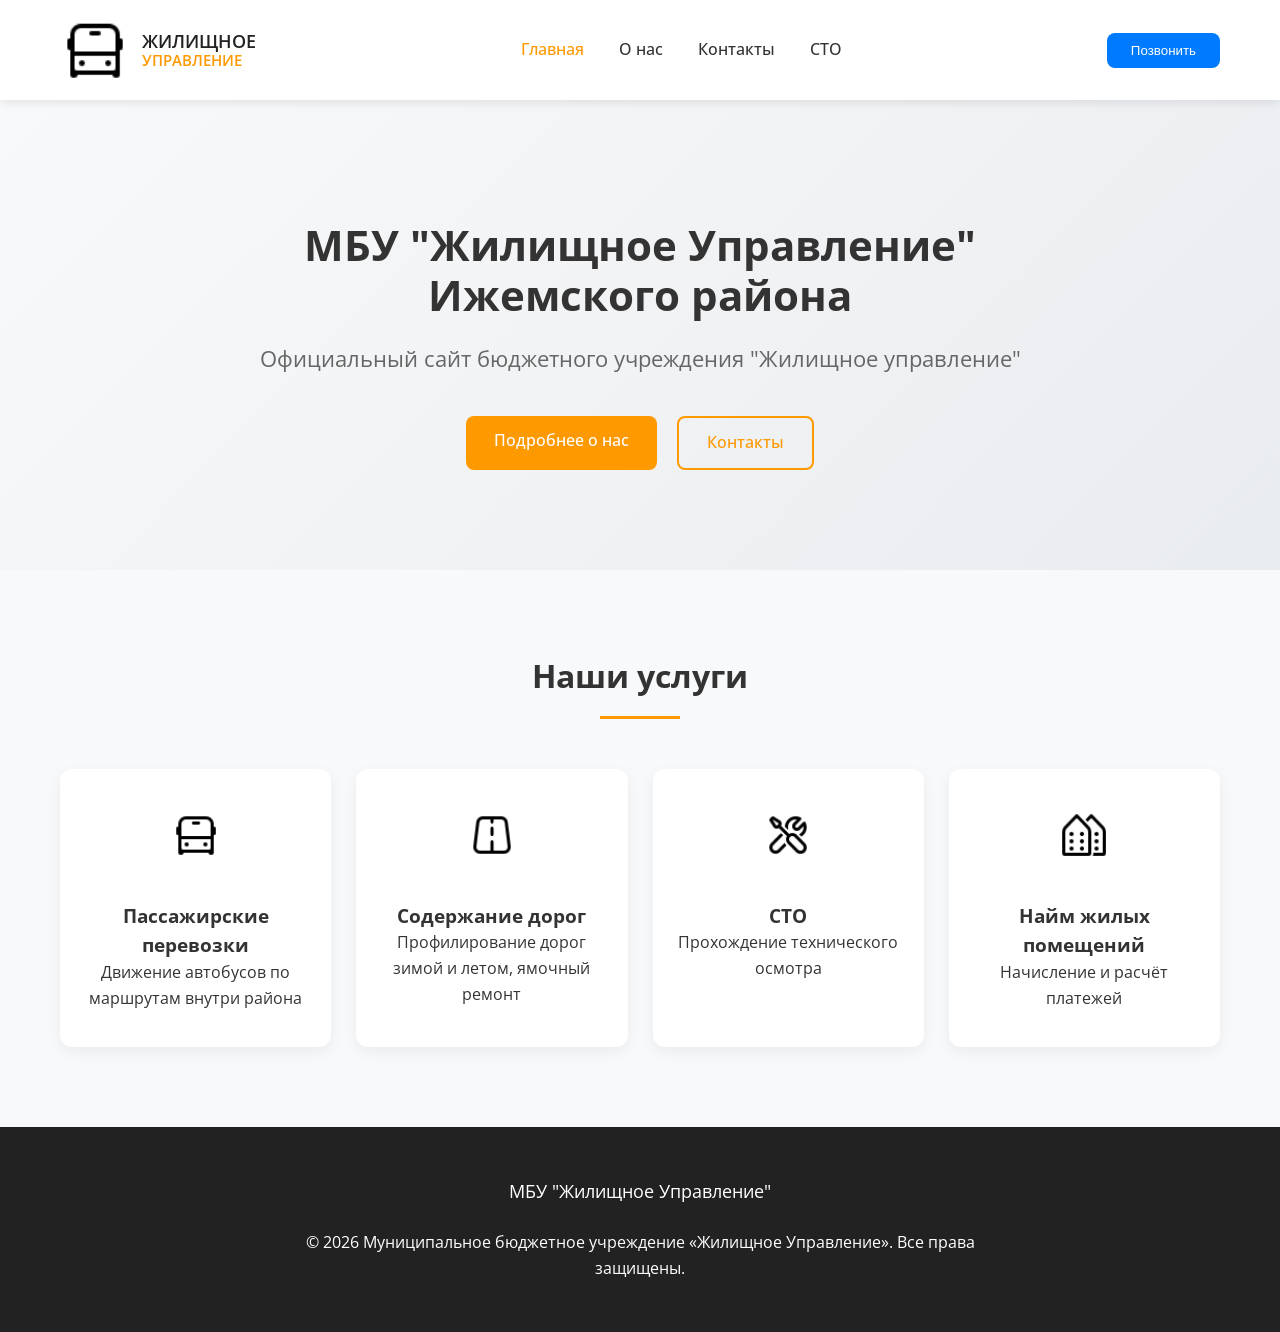
<file: index.html>
<!DOCTYPE html>
<html lang="ru">
<head>
    <meta charset="UTF-8">
    <meta name="viewport" content="width=device-width, initial-scale=1.0">
    <title>МБУ "Жилищное Управление" — Ижма</title>
    <link rel="stylesheet" href="style.css">
    <link href="https://fonts.googleapis.com/css2?family=Open+Sans:wght@400;600;700&display=swap" rel="stylesheet">
    <link rel="icon" href="img/icons8-автобус-48.png" type="image/x-icon">
</head>
<body><!-- шапка -->
    <header class="header">
        <div class="container">
            <div class="header_inner">
                <div class="logo">
                    <div class="logo_icon"><img src="./img/icons8-автобус-48.png" width="70" height="70">
                    </div>
                    <div class="logo_text">
                        <span class="main_name">ЖИЛИЩНОЕ</span>
                        <span class="sub_name">УПРАВЛЕНИЕ</span>
                    </div>
                </div>

                <nav class="nav">
                    <a href="page1.html" class="nav_link active">Главная</a>
                    <a href="page2.html" class="nav_link">О нас</a>
                    <a href="page3.html" class="nav_link">Контакты</a>
                    <a href="page4.html" class="nav_link">СТО</a>
                </nav>

                <button class="btn_call">
                    Позвонить
                </button>
            </div>
        </div>
    </header>

    <!--главная-->
    <section class="hero">
        <div class="container">
            <div class="hero_content">
                <h1 class="hero_title">
                    МБУ "Жилищное Управление"

                    Ижемского района
                </h1>
                <p class="hero_subtitle">
                    Официальный сайт бюджетного учреждения "Жилищное управление"
                </p>
                <div class="hero_buttons">
                    <a href="page2.html" class="btn btn_primary">Подробнее о нас</a>
                    <a href="page3.html" class="btn btn_secondary">Контакты</a>
                </div>
            </div>
        </div>
    </section>

    <!-- услуги (кратко) -->
    <section class="services">
        <div class="container">
            <h2 class="section_title">Наши услуги</h2>
            <div class="services_grid">
                <div class="service_item">
                    <div class="service_icon"><img src="./img/icons8-автобус-48.png" width="50" height="50"></div>
                    <h3>Пассажирские перевозки</h3>
                    <p>Движение автобусов по маршрутам внутри района</p>
                </div>
                <div class="service_item">
                    <div class="service_icon"><img src="./img/icons8-дорога-48.png" width="50" height="50"></div>
                    <h3>Содержание дорог</h3>
                    <p>Профилирование дорог зимой и летом, ямочный ремонт</p>
                </div>
                <div class="service_item">
                    <div class="service_icon"><img src="./img/icons8-tools-48.png" width="50" height="50"></div>
                    <h3>СТО</h3>
                    <p>Прохождение технического осмотра</p>
                </div>
                <div class="service_item">
                    <div class="service_icon"><img src="./img/icons8-квартира-48.png" width="50" height="50"></div>
                    <h3>Найм жилых помещений</h3>
                    <p>Начисление и расчёт платежей</p>
                </div>
            </div>
        </div>
    </section>

    <!-- подвал -->
    <footer class="footer">
        <div class="container">
            <div class="footer_content">
                <div class="footer_logo">
                    <span>МБУ "Жилищное Управление"</span>
                </div>
                <p>© 2026 Муниципальное бюджетное учреждение «Жилищное Управление».
Все права защищены.</p>
            </div>
        </div>
    </footer>
</body>
</html>
</file>
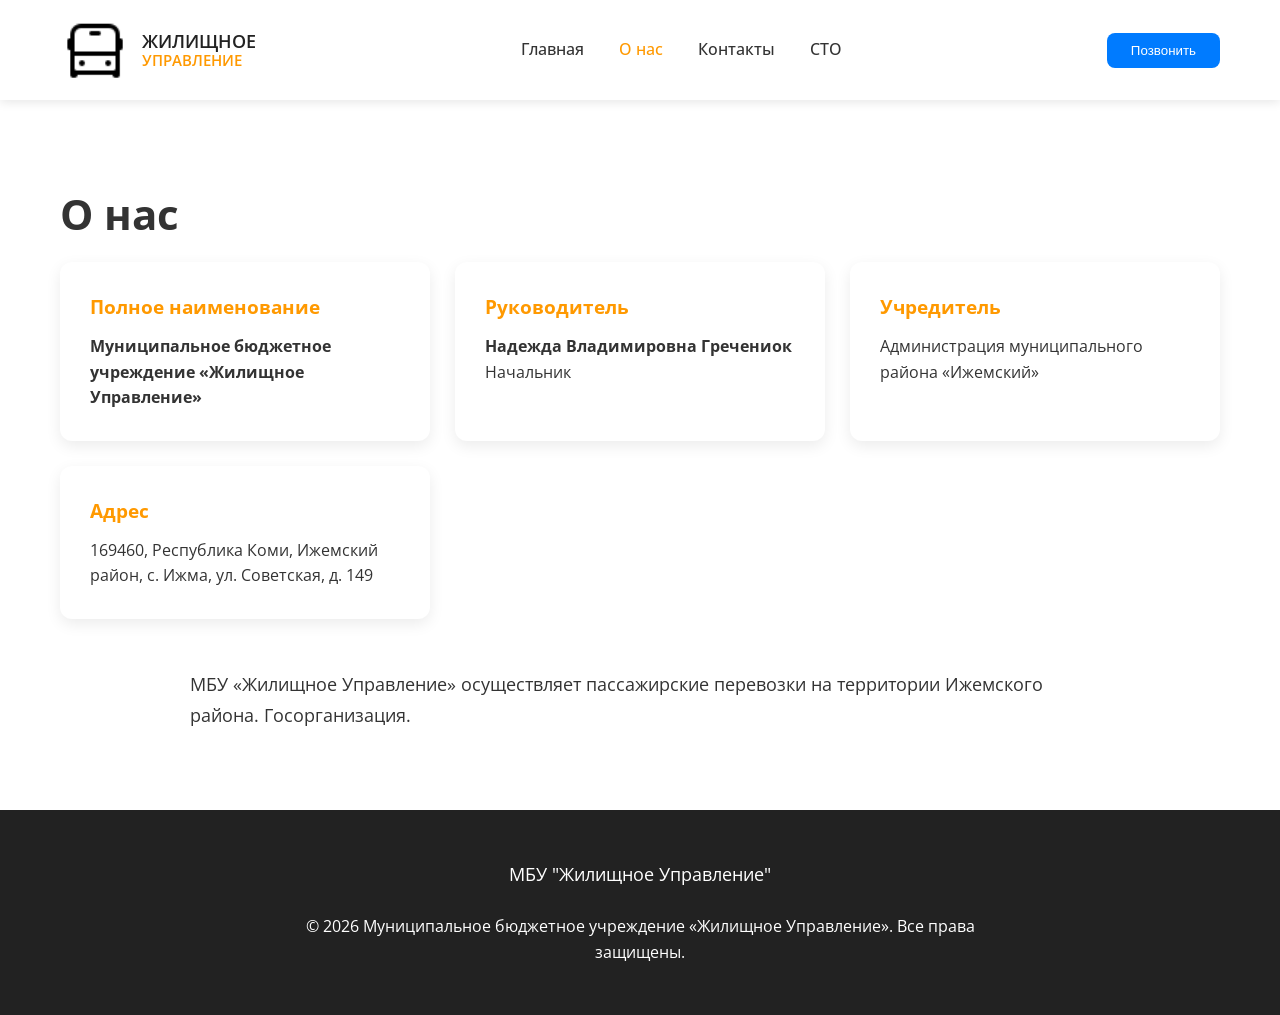
<file: page2.html>
<!DOCTYPE html>
<html lang="ru">
<head>
    <meta charset="UTF-8">
    <meta name="viewport" content="width=device-width, initial-scale=1.0">
    <title>О нас — МБУ "Жилищное Управление"</title>
    <link rel="stylesheet" href="style.css">
    <link href="https://fonts.googleapis.com/css2?family=Open+Sans:wght@400;600;700&display=swap" rel="stylesheet">
    <link rel="icon" href="img/icons8-автобус-48.png" type="image/x-icon">
</head>
<body>
    <header class="header">
        <div class="container">
            <div class="header_inner">
                <div class="logo">
                    <div class="logo_icon"><img src="./img/icons8-автобус-48.png" width="70" height="70">
                    </div>
                    <div class="logo_text">
                        <span class="main_name">ЖИЛИЩНОЕ</span>
                        <span class="sub_name">УПРАВЛЕНИЕ</span>
                    </div>
                </div>

                <nav class="nav">
                    <a href="index.html" class="nav_link">Главная</a>
                    <a href="page2.html" class="nav_link active">О нас</a>
                    <a href="page3.html" class="nav_link">Контакты</a>
                    <a href="page4.html" class="nav_link">СТО</a>
                </nav>

                <button class="btn_call" onclick="window.location.href='tel:+78214094245'">
                    Позвонить
                </button>
            </div>
        </div>
    </header>

    <section class="about_page">
        <div class="container">
            <h1 class="page_title">О нас</h1>
            
            <div class="about_grid">
                <div class="about_card">
                    <h3>Полное наименование</h3>
                    <p><strong>Муниципальное бюджетное учреждение «Жилищное Управление»</strong></p>
                </div>
                <div class="about_card">
                    <h3>Руководитель</h3>
                    <p><strong>Надежда Владимировна Гречениок</strong>
Начальник</p>
                </div>
                <div class="about_card">
                    <h3>Учредитель</h3>
                    <p>Администрация муниципального района «Ижемский»</p>
                </div>
                <div class="about_card">
                    <h3>Адрес</h3>
                    <p>169460, Республика Коми,
Ижемский район, с. Ижма,
ул. Советская, д. 149</p>
                </div>
            </div>

            <div class="about_text">
                <p>МБУ «Жилищное Управление» осуществляет пассажирские перевозки на территории Ижемского района. Госорганизация.</p>
            </div>
        </div>
    </section>

    <footer class="footer">
        <div class="container">
            <div class="footer_content">
                <div class="footer_logo">
                    <span>МБУ "Жилищное Управление"</span>
                </div>
                <p>© 2026 Муниципальное бюджетное учреждение «Жилищное Управление».
Все права защищены.</p>
            </div>
        </div>
    </footer>
</body>
</html>
</file>
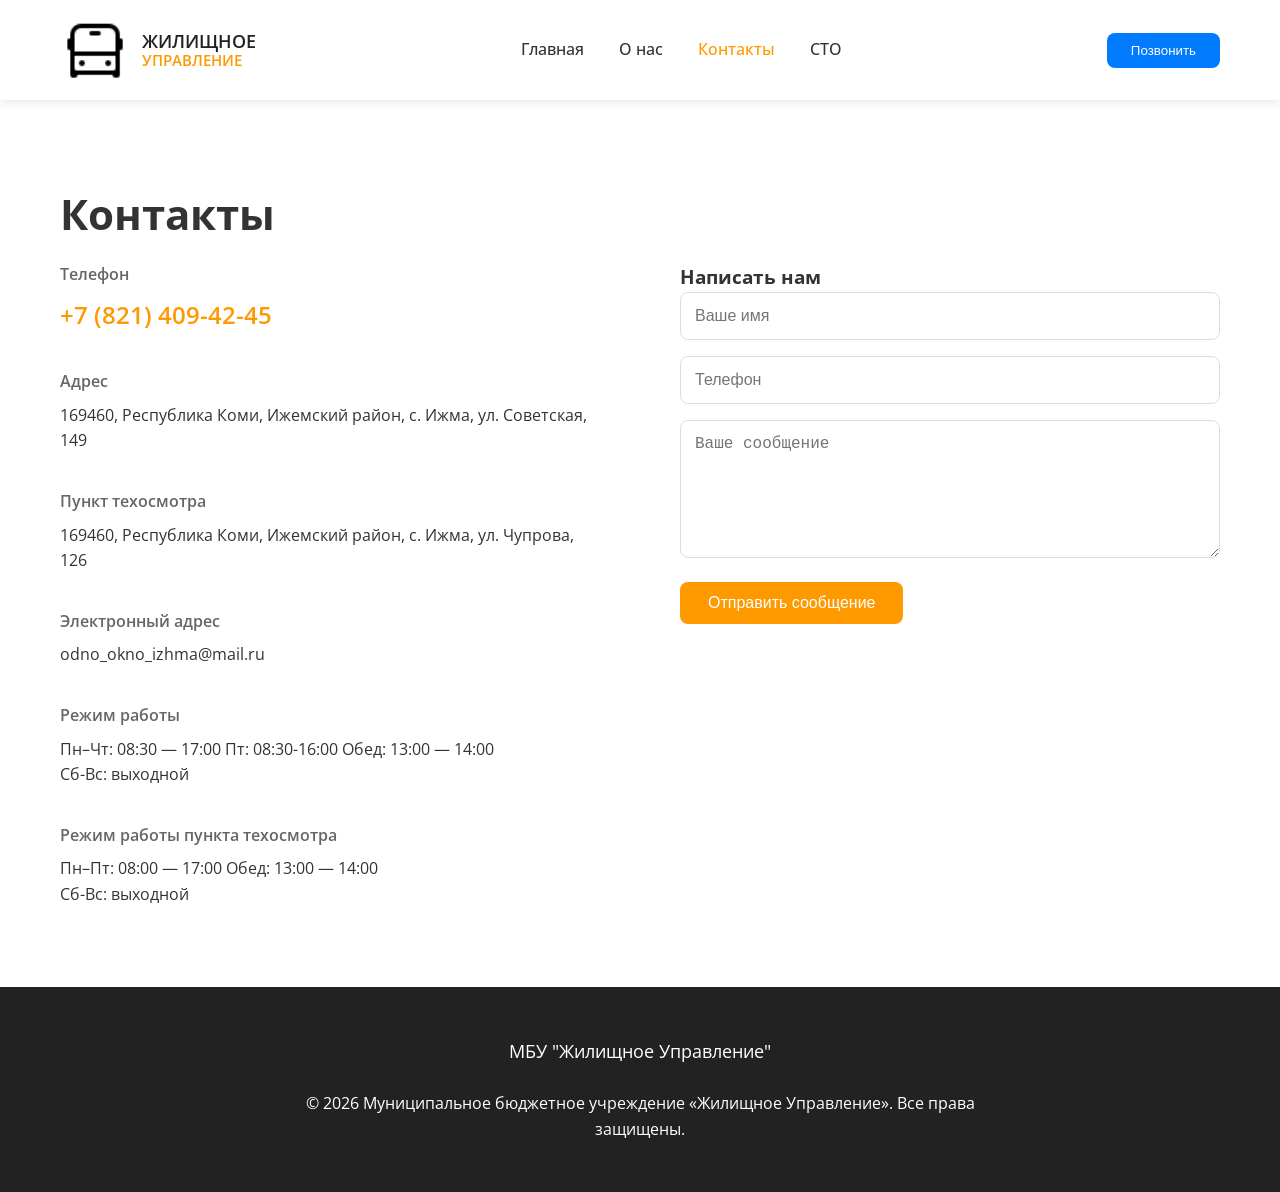
<file: page3.html>
<!DOCTYPE html>
<html lang="ru">
<head>
    <meta charset="UTF-8">
    <meta name="viewport" content="width=device-width, initial-scale=1.0">
    <title>Контакты — МБУ "Жилищное Управление"</title>
    <link rel="stylesheet" href="style.css">
    <link href="https://fonts.googleapis.com/css2?family=Open+Sans:wght@400;600;700&display=swap" rel="stylesheet">
    <link rel="icon" href="img/icons8-автобус-48.png" type="image/x-icon">
</head>
<body>
    <header class="header">
        <div class="container">
            <div class="header_inner">
                <div class="logo">
                    <div class="logo_icon"><img src="./img/icons8-автобус-48.png" width="70" height="70">
                    </div>
                    <div class="logo_text">
                        <span class="main_name">ЖИЛИЩНОЕ</span>
                        <span class="sub_name">УПРАВЛЕНИЕ</span>
                    </div>
                </div>

                <nav class="nav">
                    <a href="index.html" class="nav_link">Главная</a>
                    <a href="page2.html" class="nav_link">О нас</a>
                    <a href="page3.html" class="nav_link active">Контакты</a>
                    <a href="page4.html" class="nav_link">СТО</a>
                </nav>

                <button class="btn_call" onclick="window.location.href='tel:+78214094245'">
                    Позвонить
                </button>
            </div>
        </div>
    </header>

    <section class="contacts_page">
        <div class="container">
            <h1 class="page_title">Контакты</h1>
            
            <div class="contacts_content">
                <div class="contact_info">
                    <div class="contact_item">
                        <span class="label">Телефон</span>
                        <a href="tel:+78214094245" class="phone">+7 (821) 409-42-45</a>
                    </div>
                    <div class="contact_item">
                        <span class="label">Адрес</span>
                        <p>169460, Республика Коми,
Ижемский район, с. Ижма,
ул. Советская, 149</p>
                    </div>
                    <div class="contact_item">
                        <span class="label">Пункт техосмотра</span>
                        <p>169460, Республика Коми,
Ижемский район, с. Ижма,
ул. Чупрова, 126</p>
                    </div>
                    <div class="contact_item">
                        <span class="label">Электронный адрес</span>
                        <p>odno_okno_izhma@mail.ru</p>
                    </div>
                    <div class="contact_item">
                        <span class="label">Режим работы</span>
                        <p>Пн–Чт: 08:30 — 17:00
                        Пт: 08:30-16:00
Обед: 13:00 — 14:00 <br>
Сб-Вс: выходной</p>
                    </div>
                    <div class="contact_item">
                        <span class="label">Режим работы пункта техосмотра</span>
                        <p>Пн–Пт: 08:00 — 17:00
Обед: 13:00 — 14:00 <br>
Сб-Вс: выходной</p>
                    </div>
                </div>

                <div class="contact_form">
                    <h3>Написать нам</h3>
                    <form id="contactForm">
                        <input type="text" placeholder="Ваше имя" required>
                        <input type="tel" placeholder="Телефон" required>
                        <textarea placeholder="Ваше сообщение" rows="6" required></textarea>
                        <button type="submit" class="btn btn_primary">Отправить сообщение</button>
                    </form>
                </div>
            </div>
        </div>
    </section>

    <footer class="footer">
        <div class="container">
            <div class="footer_content">
                <div class="footer_logo">
                    <span>МБУ "Жилищное Управление"</span>
                </div>
                <p>© 2026 Муниципальное бюджетное учреждение «Жилищное Управление».
Все права защищены.</p>
            </div>
        </div>
    </footer>

    <script>
        document.getElementById('contactForm').addEventListener('submit', function(e) {
            e.preventDefault();
            alert('Спасибо! Ваше сообщение отправлено.');
            this.reset();
        });
    </script>
</body>
</html>
</file>
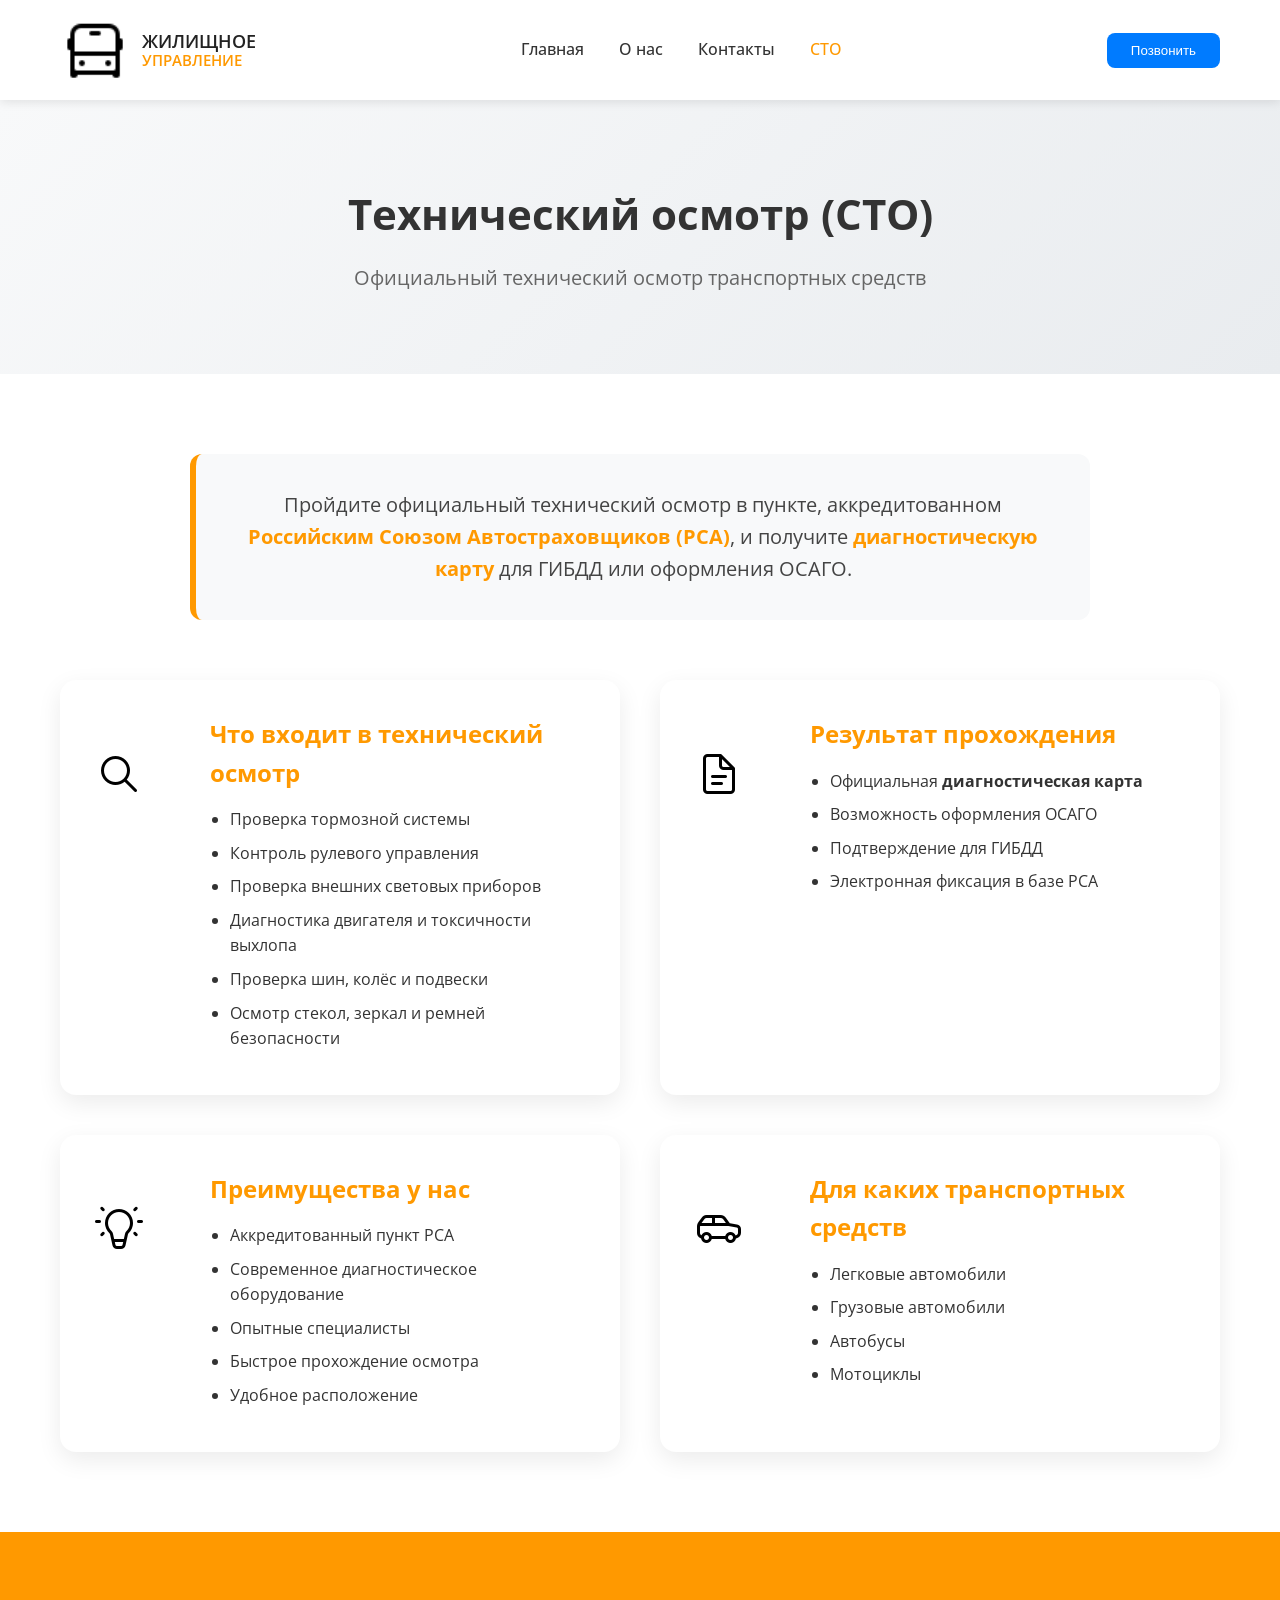
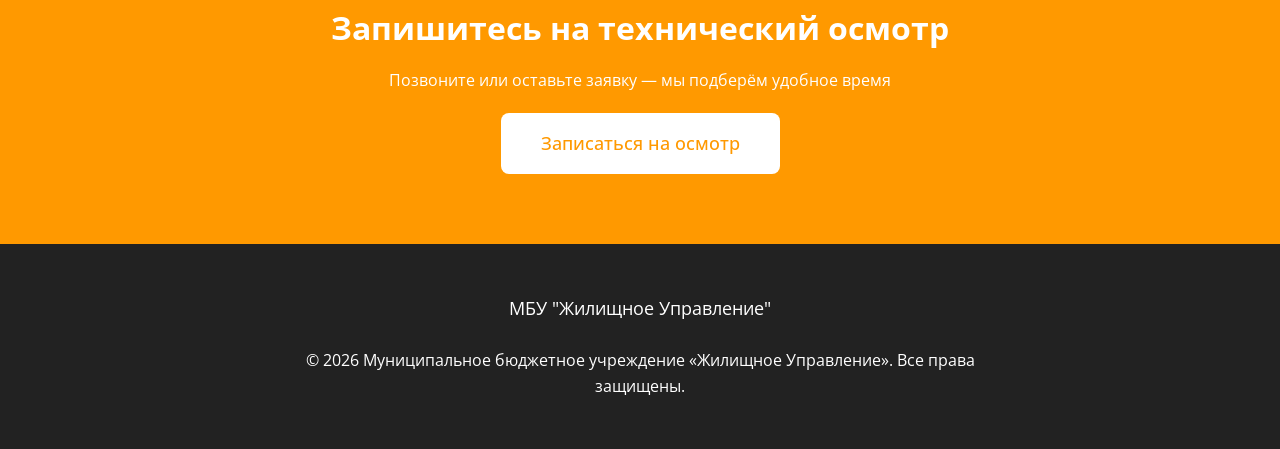
<file: page4.html>
<!DOCTYPE html>
<html lang="ru">
<head>
    <meta charset="UTF-8">
    <meta name="viewport" content="width=device-width, initial-scale=1.0">
    <title>Технический осмотр (СТО) — МБУ "Жилищное Управление"</title>
    <link rel="stylesheet" href="style.css">
    <link href="https://fonts.googleapis.com/css2?family=Open+Sans:wght@400;600;700&display=swap" rel="stylesheet">
    <link rel="icon" href="img/icons8-автобус-48.png" type="image/x-icon">
</head>
<body>
    <header class="header">
        <div class="container">
            <div class="header_inner">
                <div class="logo">
                    <div class="logo_icon"><img src="./img/icons8-автобус-48.png" width="70" height="70">
                    </div>
                    <div class="logo_text">
                        <span class="main_name">ЖИЛИЩНОЕ</span>
                        <span class="sub_name">УПРАВЛЕНИЕ</span>
                    </div>
                </div>

                <nav class="nav">
                    <a href="index.html" class="nav_link">Главная</a>
                    <a href="page2.html" class="nav_link">О нас</a>
                    <a href="page3.html" class="nav_link">Контакты</a>
                    <a href="page4.html" class="nav_link active">СТО</a>
                </nav>

                <button class="btn_call" onclick="window.location.href='tel:+78214094245'">
                    Позвонить
                </button>
            </div>
        </div>
    </header>

    <!--заголовок страницы -->
    <section class="page_header">
        <div class="container">
            <h1 class="page_title">Технический осмотр (СТО)</h1>
            <p class="page_subtitle">Официальный технический осмотр транспортных средств</p>
        </div>
    </section>

    <!--основное содержание -->
    <section class="services_page">
        <div class="container">
            <div class="service_main_description">
                <p class="lead_text">
                    Пройдите официальный технический осмотр в пункте, аккредитованном 
                    <strong>Российским Союзом Автостраховщиков (РСА)</strong>, и получите 
                    <strong>диагностическую карту</strong> для ГИБДД или оформления ОСАГО.
                </p>
            </div>

            <div class="services_detail_grid">
                
                <!--блок 1 -->
                <div class="service_detail">
                    <div class="service_icon_large"><img src="./img/icons8-лупа-48.png" alt=""></div>
                    <div class="service_content">
                        <h3>Что входит в технический осмотр</h3>
                        <ul>
                            <li>Проверка тормозной системы</li>
                            <li>Контроль рулевого управления</li>
                            <li>Проверка внешних световых приборов</li>
                            <li>Диагностика двигателя и токсичности выхлопа</li>
                            <li>Проверка шин, колёс и подвески</li>
                            <li>Осмотр стекол, зеркал и ремней безопасности</li>
                        </ul>
                    </div>
                </div>

                <!--блок 2 -->
                <div class="service_detail">
                    <div class="service_icon_large"><img src="./img/icons8-документ-48.png" alt=""></div>
                    <div class="service_content">
                        <h3>Результат прохождения</h3>
                        <ul>
                            <li>Официальная <strong>диагностическая карта</strong></li>
                            <li>Возможность оформления ОСАГО</li>
                            <li>Подтверждение для ГИБДД</li>
                            <li>Электронная фиксация в базе РСА</li>
                        </ul>
                    </div>
                </div>

                <!--блок 3 -->
                <div class="service_detail">
                    <div class="service_icon_large"><img src="./img/icons8-лампочка-48.png" alt=""></div>
                    <div class="service_content">
                        <h3>Преимущества у нас</h3>
                        <ul>
                            <li>Аккредитованный пункт РСА</li>
                            <li>Современное диагностическое оборудование</li>
                            <li>Опытные специалисты</li>
                            <li>Быстрое прохождение осмотра</li>
                            <li>Удобное расположение</li>
                        </ul>
                    </div>
                </div>

                <!--блок 4 -->
                <div class="service_detail">
                    <div class="service_icon_large"><img src="./img/icons8-автомобиль-48.png" alt=""></div>
                    <div class="service_content">
                        <h3>Для каких транспортных средств</h3>
                        <ul>
                            <li>Легковые автомобили</li>
                            <li>Грузовые автомобили</li>
                            <li>Автобусы</li>
                            <li>Мотоциклы</li>
                        </ul>
                    </div>
                </div>
            </div>
        </div>
    </section>

    <!--запись-->
    <section class="cta_section">
        <div class="container">
            <h2>Запишитесь на технический осмотр</h2>
            <p>Позвоните или оставьте заявку — мы подберём удобное время</p>
            <a href="page3.html" class="btn btn_primary">Записаться на осмотр</a>
        </div>
    </section>

    <!--подвал-->
    <footer class="footer">
        <div class="container">
            <div class="footer_content">
                <div class="footer_logo">
                    <span>МБУ "Жилищное Управление"</span>
                </div>
                <p>© 2026 Муниципальное бюджетное учреждение «Жилищное Управление».
Все права защищены.</p>
            </div>
        </div>
    </footer>
</body>
</html>
</file>
<file: style.css>
/*основное*/
/*все цвета*/
:root {
    --primary: #ff9900;
    --primary_dark: #e64900;
    --blue: #15d5ee;
    --text: #333;
    --gray: #666;
}

* {
    margin: 0;
    padding: 0;
    box-sizing: border-box;
}

body {
    font-family: 'Open Sans', system-ui, sans-serif;
    color: var(--text);
    line-height: 1.6;
}

.container {
    max-width: 1200px;
    margin: 0 auto;
    padding: 0 20px;
}

/*шапка сайта*/
.header {
    background: white;
    box-shadow: 0 2px 10px rgba(0,0,0,0.1);
    position: sticky;
    top: 0;
    z-index: 100;
}

.header_inner {
    display: flex;
    align-items: center;
    justify-content: space-between;
    padding: 15px 0;
}

.logo {
    display: flex;
    align-items: center;
    gap: 12px;
    text-decoration: none;
    color: inherit;
}

.logo_icon {
    position: relative;
    width: 70px;
    height: 70px;
}

.triangle {
    position: absolute;
    top: 0;
    left: 50%;
    transform: translateX(-50%);
    width: 0;
    height: 0;
    border-left: 42px solid transparent;
    border-right: 42px solid transparent;
    border-bottom: 37px solid #3498db;
    z-index: 2;
    border-radius: 8px;
}

.square {
    position: absolute;
    top: 28px;
    left: 9px;
    width: 42px;
    height: 42px;
    background: linear-gradient(135deg, #FF8A00, #FF6B00);
    border-radius: 8px;
}

.logo_text {
    display: flex;
    flex-direction: column;
    line-height: 1.1;
    font-weight: 600;
}

.main_name {
    font-size: 18px;
    color: #222;
}

.sub_name {
    font-size: 15px;
    color: var(--primary);
}

/*навигация по сайту*/
.nav {
    display: flex;
    gap: 35px;
}

.nav_link {
    text-decoration: none;
    color: var(--text);
    font-weight: 500;
    transition: color 0.3s;
}

.nav_link:hover,
.nav_link.active {
    color: var(--primary);
}

/*кнопки*/
.btn {
    padding: 12px 28px;
    border-radius: 8px;
    font-weight: 500;
    text-decoration: none;
    display: inline-block;
    transition: all 0.3s;
    cursor: pointer;
    border: none;
    font-size: 16px;
}

.btn_primary {
    background: var(--primary);
    color: white;
}

.btn_primary:hover {
    background: var(--primary_dark);
    transform: translateY(-2px);
}

.btn_secondary {
    background: transparent;
    color: var(--primary);
    border: 2px solid var(--primary);
}

.btn_call {
    background: #007BFF;
    color: white;
    padding: 10px 24px;
    border: none;
    border-radius: 8px;
    font-weight: 500;
    cursor: pointer;
}

/*текст*/
.hero {
    background: linear-gradient(135deg, #f8f9fa 0%, #e9ecef 100%);
    padding: 120px 0 100px;
    text-align: center;
}

.hero_content {
    max-width: 800px;
    margin: 0 auto;
}

.hero_title {
    font-size: 42px;
    font-weight: 700;
    margin-bottom: 20px;
    line-height: 1.2;
}

.hero_subtitle {
    font-size: 22px;
    color: var(--gray);
    margin-bottom: 40px;
}

.hero_buttons {
    display: flex;
    gap: 20px;
    justify-content: center;
    flex-wrap: wrap;
}

/*общие секцииц*/
.section_title {
    text-align: center;
    font-size: 32px;
    margin-bottom: 50px;
    position: relative;
}

.section_title:after {
    content: '';
    display: block;
    width: 80px;
    height: 3px;
    background: var(--primary);
    margin: 15px auto;
}

/*контакты и сто*/
.about_page,
.contacts_page,
.services_page {
    padding: 80px 0;
}

.about_grid {
    display: grid;
    grid-template-columns: repeat(auto-fit, minmax(280px, 1fr));
    gap: 25px;
    margin-bottom: 50px;
}

.about_card {
    background: white;
    padding: 30px;
    border-radius: 12px;
    box-shadow: 0 5px 15px rgba(0,0,0,0.08);
    transition: transform 0.3s;
}

.about_card:hover {
    transform: translateY(-8px);
}

.about_card h3 {
    color: var(--primary);
    margin-bottom: 12px;
}

.about_text {
    font-size: 18px;
    line-height: 1.7;
    max-width: 900px;
    margin: 0 auto;
}

/*сто в целом*/
.services {
    background: #f8f9fa;
    padding: 80px 0;
}

.services_grid {
    display: grid;
    grid-template-columns: repeat(auto-fit, minmax(260px, 1fr));
    gap: 25px;
}

.service_item {
    background: white;
    padding: 35px 25px;
    border-radius: 12px;
    text-align: center;
    box-shadow: 0 5px 15px rgba(0,0,0,0.06);
}

.service_icon {
    font-size: 48px;
    margin-bottom: 20px;
}

/*услуги*/
.services_detail_grid {
    display: grid;
    grid-template-columns: repeat(auto-fit, minmax(520px, 1fr));
    gap: 40px;
}

.service_detail {
    display: flex;
    gap: 25px;
    background: white;
    padding: 35px;
    border-radius: 16px;
    box-shadow: 0 8px 25px rgba(0,0,0,0.08);
}

.service_icon_large {
    font-size: 70px;
    flex-shrink: 0;
    width: 90px;
}

.service_content h3 {
    color: var(--primary);
    margin-bottom: 15px;
    font-size: 24px;
}

.service_content ul {
    margin-top: 15px;
    padding-left: 20px;
}

.service_content li {
    margin-bottom: 8px;
}

/*техосмотр*/
.service_main_description {
    max-width: 900px;
    margin: 0 auto 60px auto;
    text-align: center;
}

.lead_text {
    font-size: 20px;
    line-height: 1.6;
    color: #444;
    background: #f8f9fa;
    padding: 35px 40px;
    border-radius: 12px;
    border-left: 6px solid var(--primary);
}

.lead_text strong {
    color: var(--primary);
}

/*контакты*/
.contacts_content {
    display: grid;
    grid-template-columns: 1fr 1fr;
    gap: 80px;
    align-items: start;
}

.contact_info {
    display: flex;
    flex-direction: column;
    gap: 35px;
}

.contact_item .label {
    display: block;
    font-weight: 600;
    color: var(--gray);
    margin-bottom: 8px;
}

.phone {
    font-size: 24px;
    color: var(--primary);
    text-decoration: none;
    font-weight: 600;
}

.contact_form input,
.contact_form textarea {
    width: 100%;
    padding: 14px;
    border: 1px solid #ddd;
    border-radius: 8px;
    margin-bottom: 16px;
    font-size: 16px;
}

/*основное сто*/
.page_header {
    background: linear-gradient(135deg, #f8f9fa 0%, #e9ecef 100%);
    padding: 80px 0;
    text-align: center;
}

.page_title {
    font-size: 42px;
    margin-bottom: 15px;
}

.page_subtitle {
    font-size: 20px;
    color: #666;
    max-width: 700px;
    margin: 0 auto;
}

/*разделы сто*/
.cta_section {
    background: var(--primary);
    color: white;
    text-align: center;
    padding: 70px 20px;
}

.cta_section h2 {
    font-size: 32px;
    margin-bottom: 15px;
}

.cta_section .btn {
    background: white;
    color: var(--primary);
    font-size: 18px;
    padding: 16px 40px;
    margin-top: 20px;
}

.cta_section .btn:hover {
    background: #f8f9fa;
}

/*подвал*/
.footer {
    background: #222;
    color: white;
    padding: 50px 0;
    text-align: center;
}

.footer_content {
    max-width: 700px;
    margin: 0 auto;
}

.footer_logo {
    display: flex;
    align-items: center;
    justify-content: center;
    gap: 12px;
    margin-bottom: 25px;
    font-size: 18px;
}

.footer_logo .logo_icon {
    width: 45px;
    height: 45px;
}

/*телефон адаптация*/
@media (max-width: 768px) {
    .header_inner {
        flex-direction: column;
        gap: 15px;
    }
    
    .nav {
        gap: 20px;
    }
    
    .hero {
        padding: 80px 0 70px;
    }
    
    .hero_title {
        font-size: 32px;
    }
    
    .contacts_content {
        grid-template-columns: 1fr;
        gap: 50px;
    }
    
    .services_detail_grid {
        grid-template-columns: 1fr;
    }
    
    .service_detail {
        flex-direction: column;
        text-align: center;
    }
}
</file>
